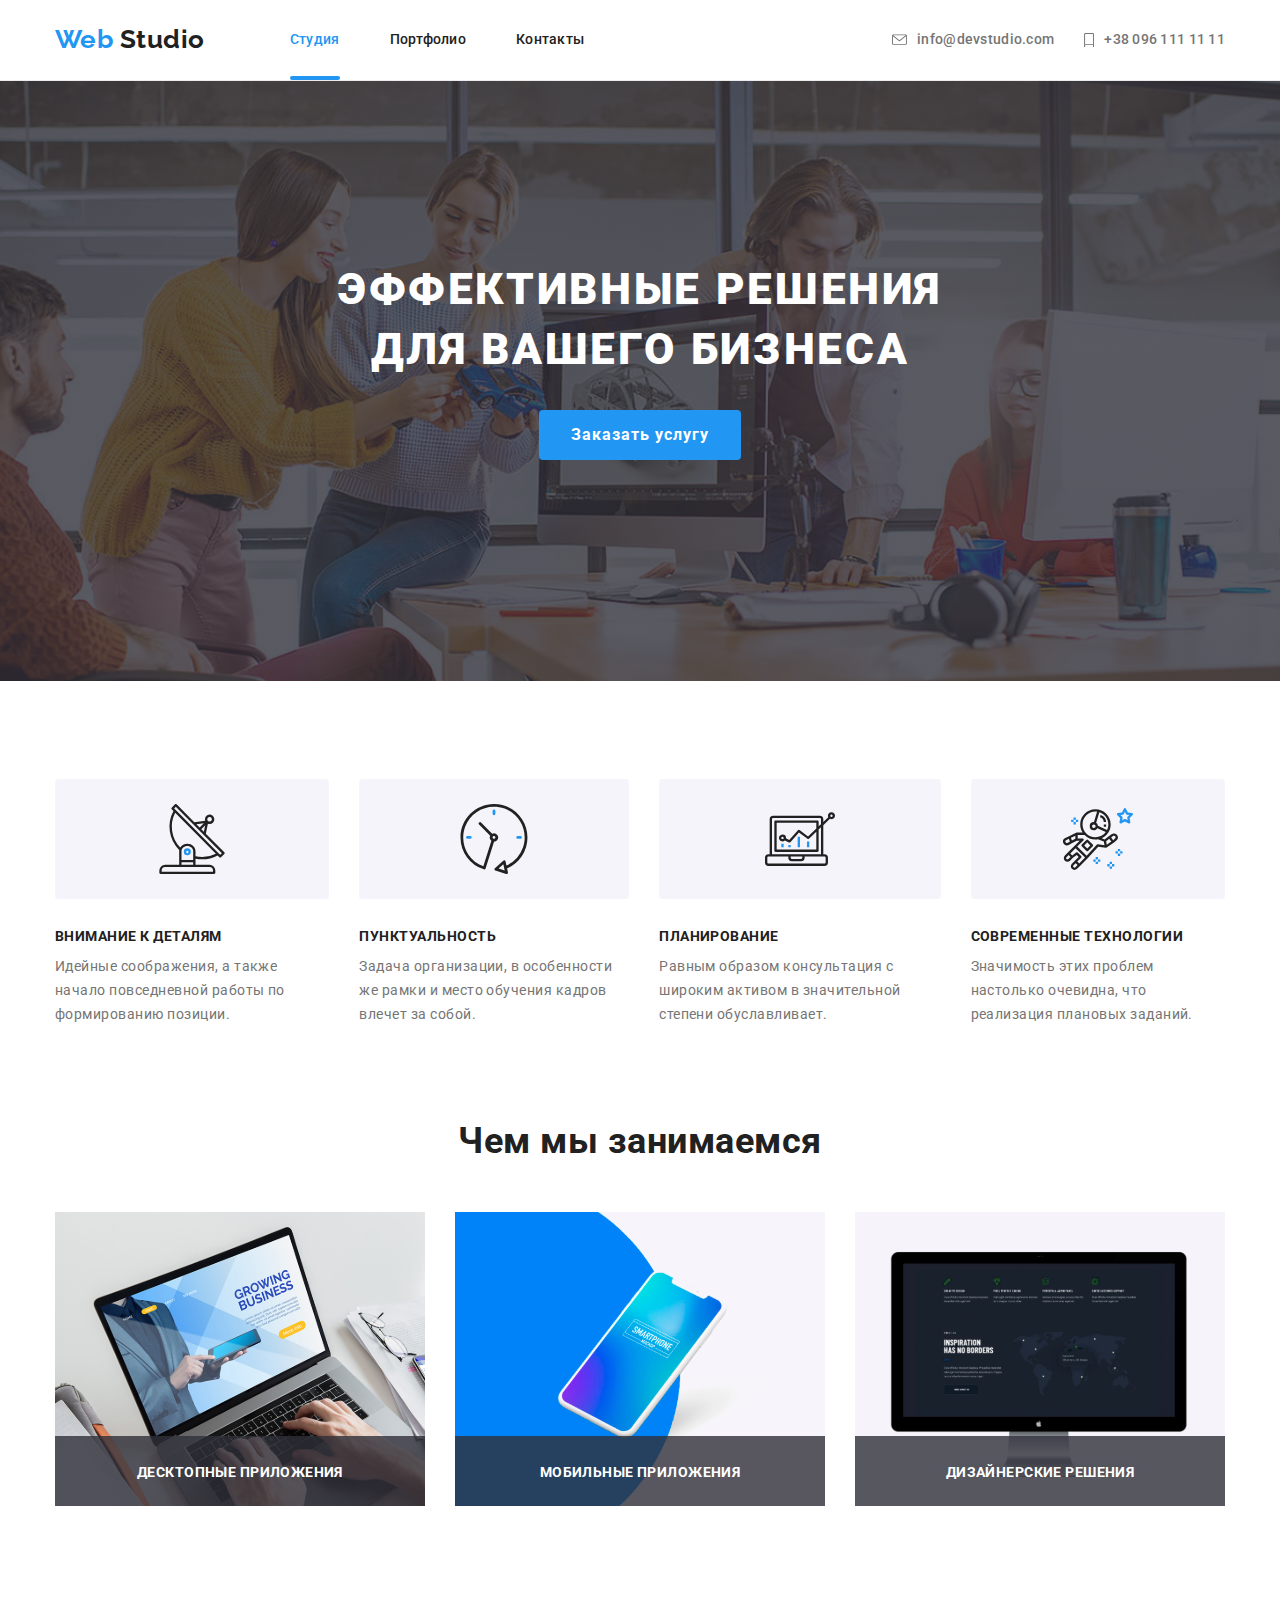
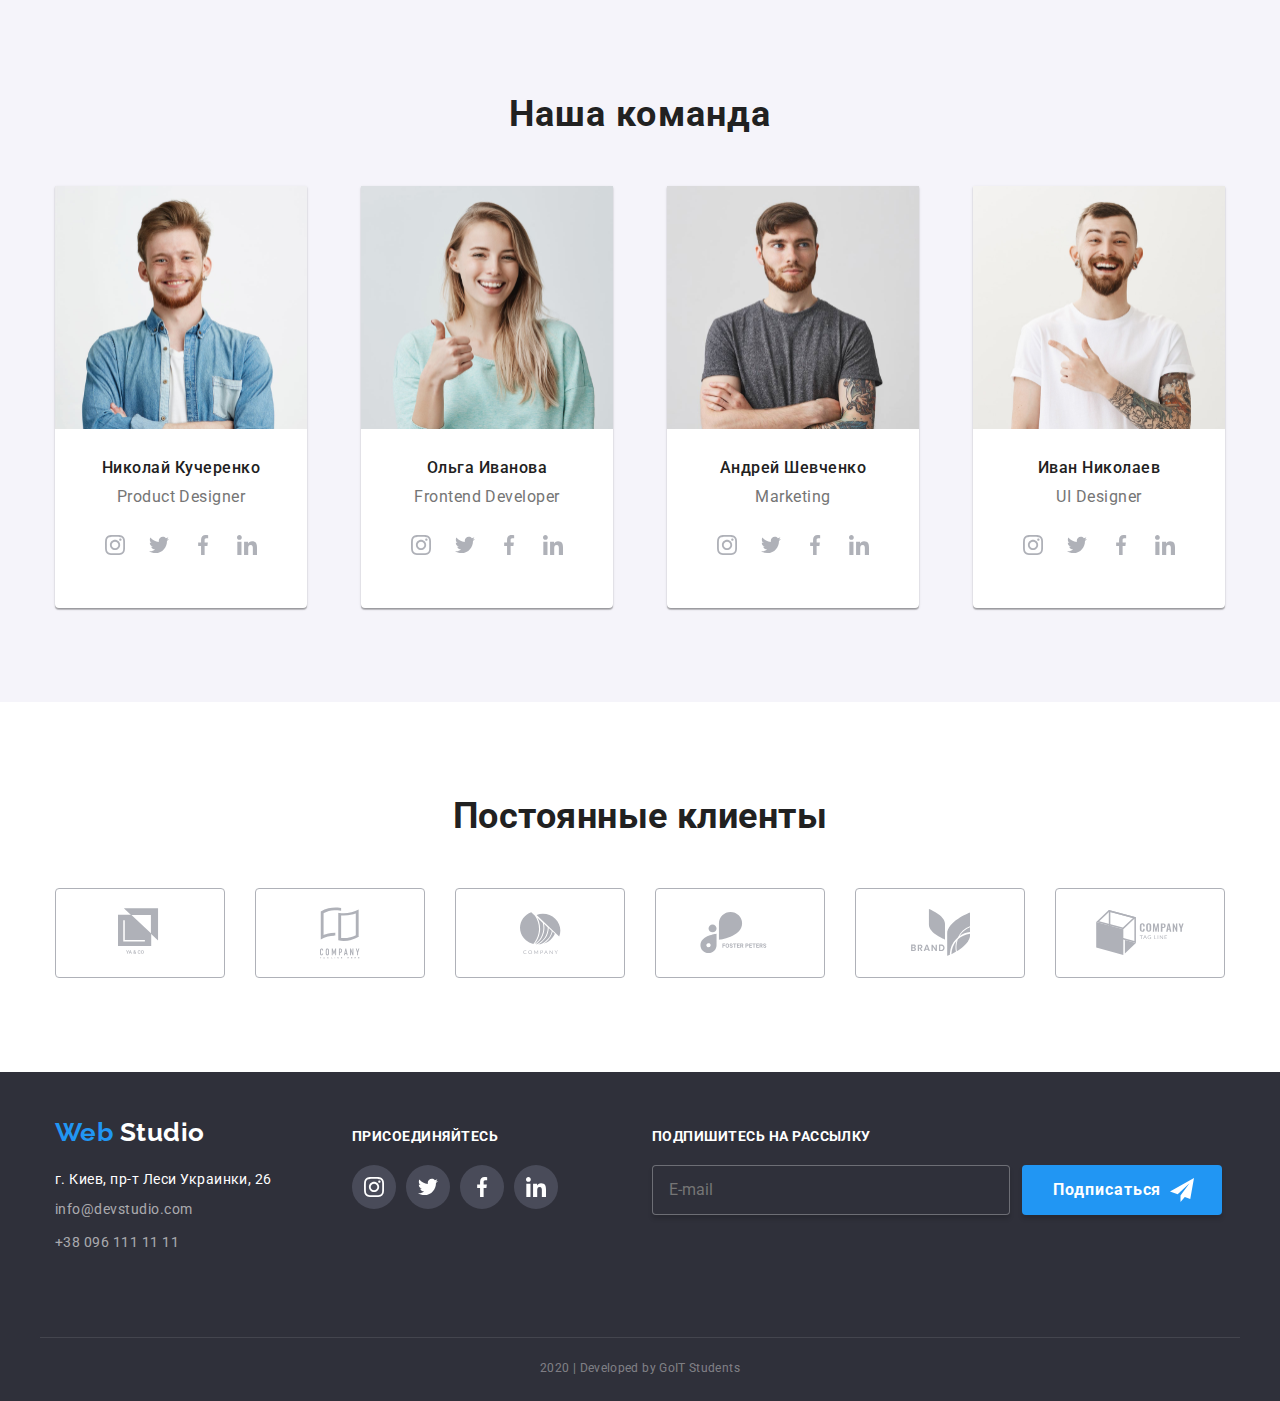
<file: index.html>
<!DOCTYPE html>
<html lang="ru">
  <head>
    <meta charset="UTF-8" />
    <meta name="viewport" content="width=device-width, initial-scale=1.0" />
    <title>Web Studio</title>
    <link
      href="https://fonts.googleapis.com/css2?family=Raleway:wght@700&family=Roboto:wght@400;500;700;900&display=swap"
      rel="stylesheet"
    />
    <link
      rel="stylesheet"
      href="https://cdnjs.cloudflare.com/ajax/libs/modern-normalize/0.6.0/modern-normalize.min.css"
    />
    <link rel="stylesheet" href="./css/main.min.css" />
  </head>
  <body class="page">
    <!-- шапка сайта -->
    <header class="page-header">
      <nav class="container main-nav">
        <a href="./index.html" class="header-logo">
          <span class="header-logo-web">Web</span> Studio
        </a>
        <ul class="site-nav list">
          <li class="item">
            <a href="./index.html" class="header-site-nav current">Студия</a>
          </li>
          <li class="item">
            <a href="./portfolio.html" class="header-site-nav">Портфолио</a>
          </li>
          <li class="item">
            <a href="" class="header-site-nav">Контакты</a>
          </li>
        </ul>

        <address class="address-nav">
          <ul class="address-nav list">
            <li class="item">
              <a class="address-mail link" href="mailto:info@devstudio.com">
                <svg class="mail-icon-address">
                  <use href="./img/sprite.svg#icon-mail"></use>
                </svg>
                <!-- <span> -->
                <!-- <img src="./img/address/mail.svg" alt="mail" /> -->
                info@devstudio.com
                <!-- </span> -->
              </a>
            </li>
            <li class="item">
              <a class="address-tel link" href="tel:+380961111111">
                <svg class="tel-icon-address">
                  <use href="./img/sprite.svg#icon-phone"></use>
                </svg>
                <!-- <span> -->
                <!-- <img src="./img/address/phone.svg" alt="phone" />  -->
                +38 096 111 11 11
                <!-- </span> -->
              </a>
            </li>
          </ul>
        </address>
      </nav>
    </header>
    <main>
      <section class="section-banner">
        <div class="banner">
          <!-- <img src="./img/banner/Headerimg.svg" alt="" /> -->
          <h1 class="banner-title">
            Эффективные решения <br />
            для вашего бизнеса
          </h1>
          <button type="button" class="banner-button" data-modal-open>Заказать услугу</button>
        </div>
      </section>

      <!-- преимущества -->
      <section class="section-work">
        <div class="container">
          <ul class="work-list list">
            <li class="item icon-antenna">
              <!-- <img
                src="./img/Section1/antenna/antenna.svg"
                class="img-work"
                alt=""
              /> -->
              <h2 class="section-work-title">Внимание к деталям</h2>
              <p class="section-work-text">
                Идейные соображения, а также начало повседневной работы по
                формированию позиции.
              </p>
            </li>
            <li class="item icon-clock">
              <!-- <img
                src="./img/Section1/clock/clock.svg"
                class="img-work"
                alt=""
              /> -->
              <h2 class="section-work-title">Пунктуальность</h2>
              <p class="section-work-text">
                Задача организации, в особенности же рамки и место обучения
                кадров влечет за собой.
              </p>
            </li>
            <li class="item icon-diagram">
              <!-- <img
                src="./img/Section1/diagram/diagram.svg"
                class="img-work"
                alt=""
              /> -->
              <h2 class="section-work-title">Планирование</h2>
              <p class="section-work-text">
                Равным образом консультация с широким активом в значительной
                степени обуславливает.
              </p>
            </li>
            <li class="item icon-astronaut">
              <!-- <img
                src="./img/Section1/astronaut/astronaut.svg"
                class="img-work"
                alt=""
              /> -->
              <h2 class="section-work-title">Современные технологии</h2>
              <p class="section-work-text">
                Значимость этих проблем настолько очевидна, что реализация
                плановых заданий.
              </p>
            </li>
          </ul>
        </div>
      </section>
      <!-- род занятий -->
      <section class="section-occupation">
        <div class="container">
          <h2 class="occupation-title">Чем мы занимаемся</h2>
          <ul class="occupation-list list">
            <li class="item">
              <img src="./img/Section2/img1.svg" width="370" alt="" />
              <h3 class="section-occupation-title">Десктопные приложения</h3>
            </li>
            <li class="item">
              <img src="./img/Section2/box2.svg" width="370" alt="" />
              <h3 class="section-occupation-title">Мобильные приложения</h3>
            </li>
            <li class="item">
              <img src="./img/Section2/img3.svg" width="370" alt="" />
              <h3 class="section-occupation-title">Дизайнерские решения</h3>
            </li>
          </ul>
        </div>
      </section>
      <!-- команда -->
      <section class="section-team">
        <div class="container">
          <h2 class="team-title">Наша команда</h2>
          <ul class="team-list list">
            <li class="card item">
              <img src="./img/Section3/JohnSmith.svg" width="252" alt="" />
              <!-- <div class="team"> -->
              <h3 class="section-team-title">Николай Кучеренко</h3>
              <p class="section-team-text">Product Designer</p>
              <ul class="soc-list list">
                <li class="items">
                  <a class="social-icon instagram" href="">
                    <svg class="soc-icon">
                      <use href="./img/sprite.svg#icon-instagram"></use>
                    </svg>
                  </a>
                </li>
                <li class="items">
                  <a class="social-icon twitter" href="">
                    <svg class="soc-icon">
                      <use href="./img/sprite.svg#icon-twitter"></use>
                    </svg>
                  </a>
                </li>
                <li class="items">
                  <a class="social-icon facebook" href="">
                    <svg class="soc-icon">
                      <use href="./img/sprite.svg#icon-facebook"></use>
                    </svg>
                  </a>
                </li>
                <li class="items">
                  <a class="social-icon linkedin" href="">
                    <svg class="soc-icon">
                      <use href="./img/sprite.svg#icon-linkedin"></use>
                    </svg>
                  </a>
                </li>
              </ul>
              <!-- </div> -->
            </li>
            <li class="item card">
              <img src="./img/Section3/MartaStewart.svg" width="252" alt="" />
              <h3 class="section-team-title">Ольга Иванова</h3>
              <p class="section-team-text">Frontend Developer</p>
              <ul class="soc-list list">
                <li class="items">
                  <a class="social-icon instagram" href="">
                    <svg class="soc-icon">
                      <use href="./img/sprite.svg#icon-instagram"></use>
                    </svg>
                  </a>
                </li>
                <li class="items">
                  <a class="social-icon twitter" href="">
                    <svg class="soc-icon">
                      <use href="./img/sprite.svg#icon-twitter"></use>
                    </svg>
                  </a>
                </li>
                <li class="items">
                  <a class="social-icon facebook" href="">
                    <svg class="soc-icon">
                      <use href="./img/sprite.svg#icon-facebook"></use>
                    </svg>
                  </a>
                </li>
                <li class="items">
                  <a class="social-icon linkedin" href="">
                    <svg class="soc-icon">
                      <use href="./img/sprite.svg#icon-linkedin"></use>
                    </svg>
                  </a>
                </li>
              </ul>
            </li>
            <li class="item card">
              <img src="./img/Section3/RobertJakis.svg" width="252" alt="" />
              <h3 class="section-team-title">Андрей Шевченко</h3>
              <p class="section-team-text">Marketing</p>
              <ul class="soc-list list">
                <li class="items">
                  <a class="social-icon instagram" href="">
                    <svg class="soc-icon">
                      <use href="./img/sprite.svg#icon-instagram"></use>
                    </svg>
                  </a>
                </li>
                <li class="items">
                  <a class="social-icon twitter" href="">
                    <svg class="soc-icon">
                      <use href="./img/sprite.svg#icon-twitter"></use>
                    </svg>
                  </a>
                </li>
                <li class="items">
                  <a class="social-icon facebook" href="">
                    <svg class="soc-icon">
                      <use href="./img/sprite.svg#icon-facebook"></use>
                    </svg>
                  </a>
                </li>
                <li class="items">
                  <a class="social-icon linkedin" href="">
                    <svg class="soc-icon">
                      <use href="./img/sprite.svg#icon-linkedin"></use>
                    </svg>
                  </a>
                </li>
              </ul>
            </li>
            <li class="item card">
              <img src="./img/Section3/MartinDoe.svg" width="252" alt="" />
              <h3 class="section-team-title">Иван Николаев</h3>
              <p class="section-team-text">UI Designer</p>
              <ul class="soc-list list">
                <li class="items">
                  <a class="social-icon instagram" href="">
                    <svg class="soc-icon">
                      <use href="./img/sprite.svg#icon-instagram"></use>
                    </svg>
                  </a>
                </li>
                <li class="items">
                  <a class="social-icon twitter" href="">
                    <svg class="soc-icon">
                      <use href="./img/sprite.svg#icon-twitter"></use>
                    </svg>
                  </a>
                </li>
                <li class="items">
                  <a class="social-icon facebook" href="">
                    <svg class="soc-icon">
                      <use href="./img/sprite.svg#icon-facebook"></use>
                    </svg>
                  </a>
                </li>
                <li class="items">
                  <a class="social-icon linkedin" href="">
                    <svg class="soc-icon">
                      <use href="./img/sprite.svg#icon-linkedin"></use>
                    </svg>
                  </a>
                </li>
              </ul>
            </li>
          </ul>
        </div>
      </section>
      <!-- клиенты -->
      <section class="section-customers">
        <div class="container">
          <h2 class="customers">Постоянные клиенты</h2>
          <ul class="customers-list list">
            <li class="item">
              <a href="">
                <svg class="client-icon" width="44.27" height="49.23">
                  <use href="./img/sprite.svg#icon-logo1"></use>
                </svg>
              </a>
            </li>
            <li class="item">
              <a href="">
                <svg class="client-icon" width="40" height="52">
                  <use href="./img/sprite.svg#icon-logo2"></use>
                </svg>
              </a>
            </li>
            <li class="item">
              <a href="">
                <svg class="client-icon" width="41" height="42.6">
                  <use href="./img/sprite.svg#icon-logo3"></use>
                </svg>
              </a>
            </li>
            <li class="item">
              <a href="">
                <svg class="client-icon" width="79.66" height="42.02">
                  <use href="./img/sprite.svg#icon-logo4"></use>
                </svg>
              </a>
            </li>
            <li class="item">
              <a href="">
                <svg class="client-icon" width="59" height="47">
                  <use href="./img/sprite.svg#icon-logo5"></use>
                </svg>
              </a>
            </li>
            <li class="item">
              <a href="">
                <svg class="client-icon" width="88.48" height="45.44">
                  <use href="./img/sprite.svg#icon-logo6"></use>
                </svg>
              </a>
            </li>
          </ul>
        </div>
      </section>
    </main>

    <footer class="section-footer">
      <div class="footer-container container">
        <div class="block-address">
          <a href="" class="logo-title">
            <span class="header-logo-web">Web</span> Studio
          </a>
          <div class="address">
            <p class="footer-address">г. Киев, пр-т Леси Украинки, 26</p>
            <ul class="mail-tel list">
              <li class="mail">
                <a href="mailto:info@devstudio.com" class="footer-mail-tel"
                  >info@devstudio.com
                </a>
              </li>
              <li>
                <a href="tel:+380961111111" class="footer-mail-tel"
                  >+38 096 111 11 11
                </a>
              </li>
            </ul>
          </div>
        </div>
        <div class="block-soc">
          <h2 class="footer-title">присоединяйтесь</h2>
          <ul class="footer-soc-list list">
            <li class="footer-list">
              <a class="list-iteam instagram" href="">
                <svg class="footer-icon">
                  <use href="./img/sprite.svg#icon-instagram"></use>
                </svg>
              </a>
            </li>
            <li class="footer-list">
              <a class="list-iteam twitter" href="">
                <svg class="footer-icon">
                  <use href="./img/sprite.svg#icon-twitter"></use>
                </svg>
              </a>
            </li>
            <li class="footer-list">
              <a class="list-iteam facebook" href="">
                <svg class="footer-icon">
                  <use href="./img/sprite.svg#icon-facebook"></use>
                </svg>
              </a>
            </li>
            <li class="footer-list">
              <a class="list-iteam linkedin" href="">
                <svg class="footer-icon">
                  <use href="./img/sprite.svg#icon-linkedin"></use>
                </svg>
              </a>
            </li>
          </ul>
        </div>
        <div class="block-mailing">
          <div class="mialing">
          <h2 class="footer-title">Подпишитесь на рассылку</h2>
          <input type="email" class="input-mailing" name="mailing" id="mailing" placeholder="E-mail">
          </div>
          <div class="button-mailing-container">
            <button type="button" class="footer-button">
              Подписаться</button>
              <svg class="icon-mailing" width="24px" height="24px">
                <use href="./img/sprite.svg#icon-send"></use>
              </svg>
          </div>
        </div>
      </div>
      <div>
        <p class="footer-basement container">
          2020 | Developed by GoIT Students
        </p>
      </div>
    </footer>
    <div class="backdrop is-hidden" data-modal>
      <div class="modal">
        <form>
          <b class="modal-title"> Оставьте свои данные, мы вам перезвоним</b>
          <ul class="list modal-form-field">
            <li class="form-field">
              <input type="text" class="form-field-input" name="name" id="name" placeholder=" " />
              <label for="name" class="form-field-lable">Имя</label>
              <svg class="form-icon" width="12px" height="12px">
                <use href="./img/sprite.svg#icon-man"></use>
              </svg>
            </li>
            <li class="form-field">
              <input type="tel" class="form-field-input" name="tel" id="tel" placeholder=" " />
              <label for="tel" class="form-field-lable">Телефон</label>
              <svg class="form-icon" width="13px" height="13px">
                <use href="./img/sprite.svg#icon-phone-black"></use>
              </svg>
            </li>
            <li class="form-field">
              <input type="email" class="form-field-input" name="mail" id="mail" placeholder=" " />
              <label for="mail" class="form-field-lable">Почта</label>
              <svg class="form-icon" width="15px" height="12px">
                <use href="./img/sprite.svg#icon-black-envelope"></use>
              </svg>
            </li>
          </ul>
          <div class="comment-field">
            <textarea class="comment-textarea" name="comment" placeholder=" " id="comment" rows="8"></textarea>
            <label class="comment" for="comment">Коментарий</label>
          </div>
          <p class="terms-field">
    
            <label class="lable-checkbox" for="terms">
              <input type="checkbox" class="checkbox" name="terms" id="terms">
              <span class="checkbox-text"> Соглашаюсь с рассылкой и принимаю
                <a href="#" class="checkbox-link">Условия договора</a></span>
            </label>
    
          </p>
          <button type="submit" class="button-submit">Отправить</button>
        </form>
        <button class="button-close" data-modal-close>
          <svg class="button-close-icon" width="18px" height="18px">
            <use href="./img/sprite.svg#icon-close"></use>
          </svg>
        </button>
      </div>
    <!-- Ставим перед закрывающим тегом body -->
    <script src="./js/modal.js"></script>
  </body>
</html>
</file>
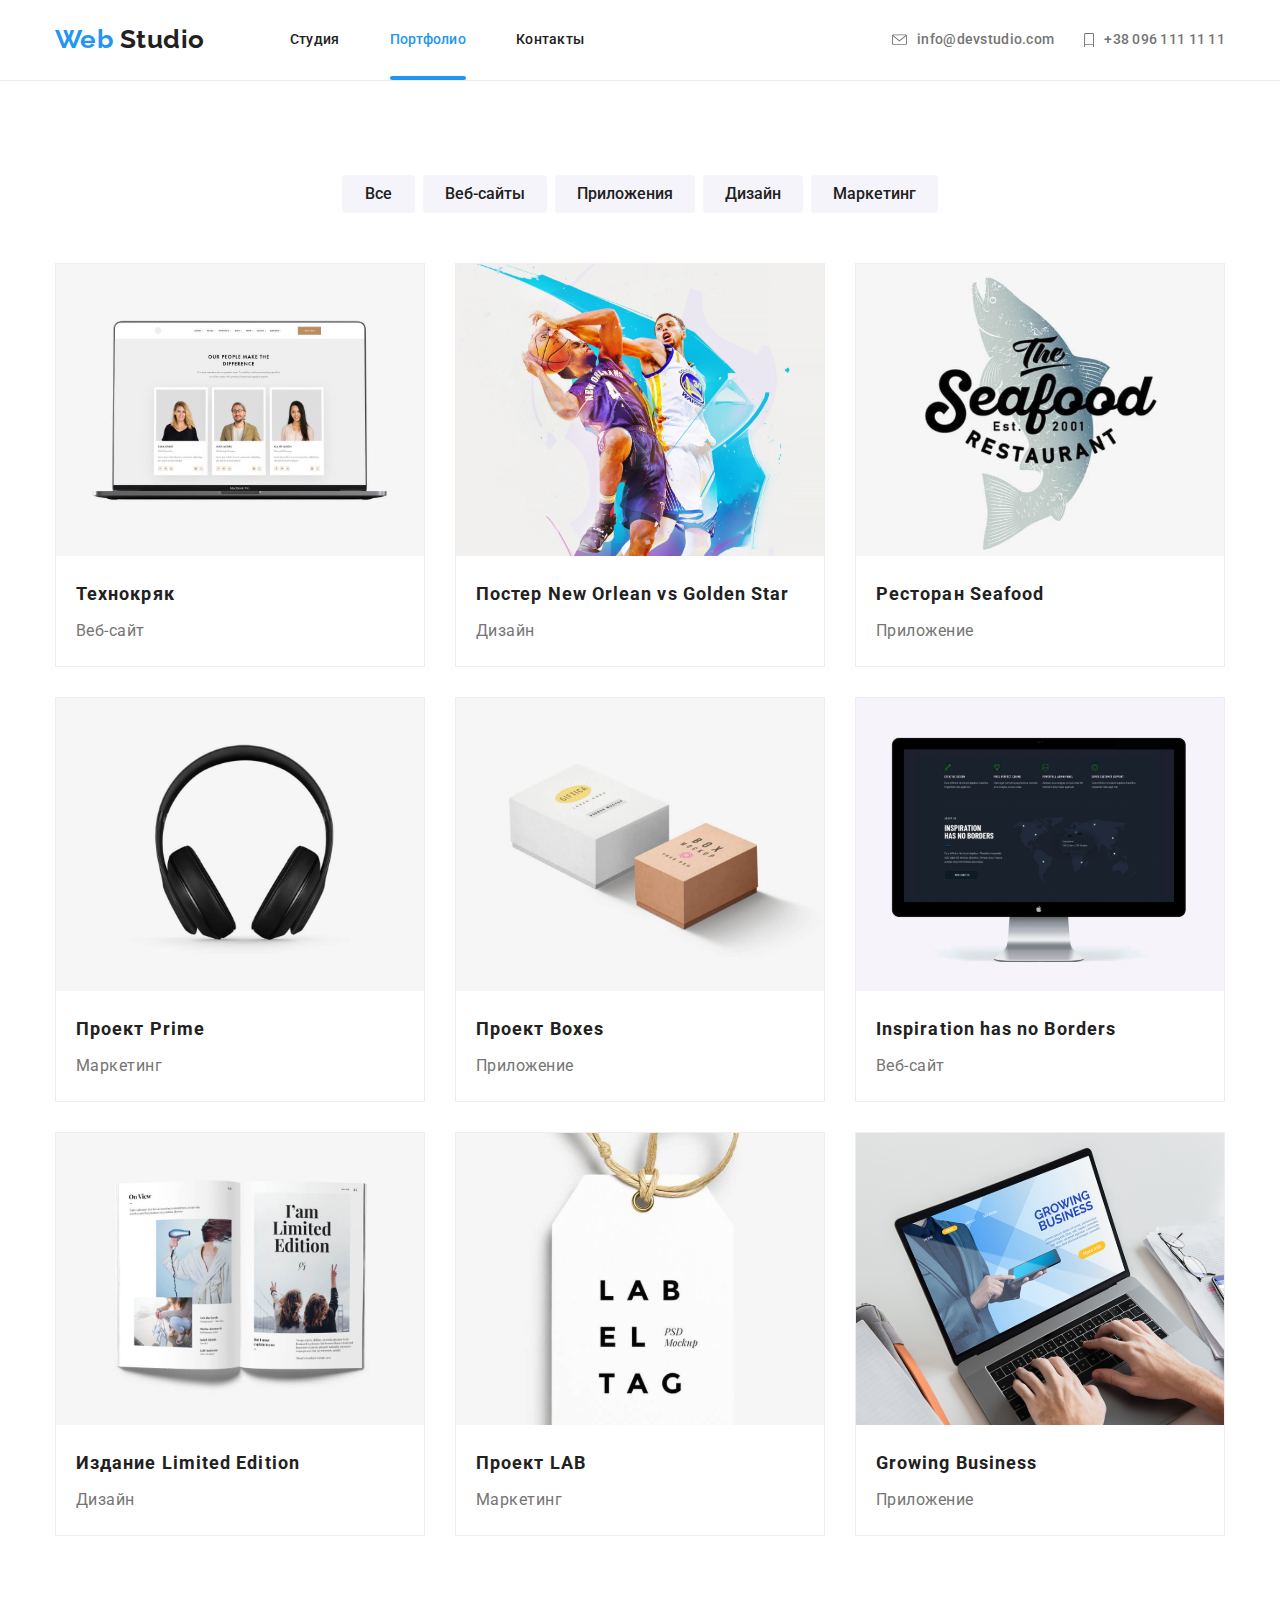
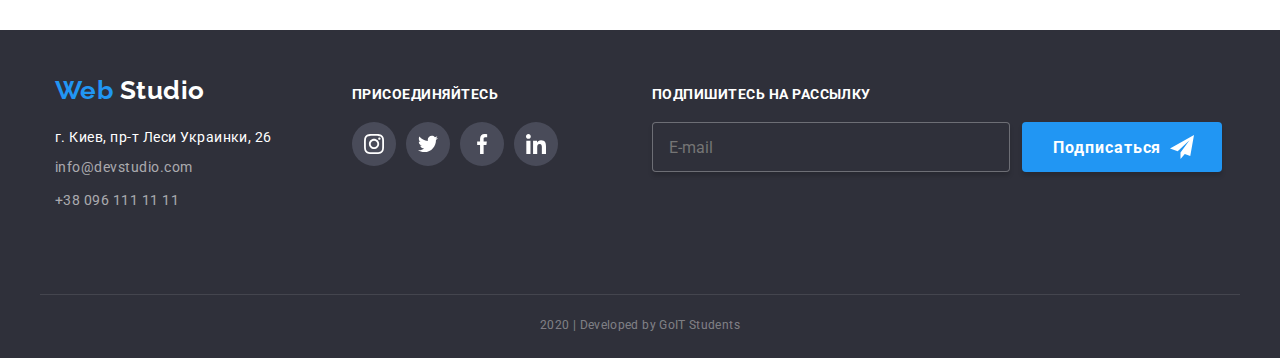
<file: portfolio.html>
<!DOCTYPE html>
<html lang="ru">
  <head>
    <meta charset="UTF-8" />
    <meta name="viewport" content="width=device-width, initial-scale=1.0" />
    <title>Portfolio</title>
    <link
      href="https://fonts.googleapis.com/css2?family=Raleway:wght@700&family=Roboto:wght@400;500;700&display=swap"
      rel="stylesheet"
    />
    <link
      rel="stylesheet"
      href="https://cdnjs.cloudflare.com/ajax/libs/modern-normalize/0.6.0/modern-normalize.min.css"
    />
    <link rel="stylesheet" href="./css/portfolio.min.css" />
  </head>
  <body class="page">
    <!-- шапка сайта -->
    <header class="page-header">
      <nav class="container main-nav">
        <a href="./index.html" class="header-logo">
          <span class="header-logo-web">Web</span> Studio
        </a>
        <ul class="site-nav list">
          <li class="item">
            <a href="./index.html" class="header-site-nav">Студия</a>
          </li>
          <li class="item">
            <a href="./portfolio.html" class="header-site-nav current"
              >Портфолио</a
            >
          </li>
          <li class="item">
            <a href="" class="header-site-nav">Контакты</a>
          </li>
        </ul>

        <address class="address-nav">
          <ul class="address-nav list">
            <li class="item">
              <a class="address-mail link" href="mailto:info@devstudio.com">
                <svg class="mail-icon-address">
                  <use href="./img/sprite.svg#icon-mail"></use>
                </svg>
                <!-- <span> -->
                <!-- <img src="./img/address/mail.svg" alt="mail" /> -->
                info@devstudio.com
                <!-- </span> -->
              </a>
            </li>
            <li class="item">
              <a class="address-tel link" href="tel:+380961111111">
                <svg class="tel-icon-address">
                  <use href="./img/sprite.svg#icon-phone"></use>
                </svg>
                <!-- <span> -->
                <!-- <img src="./img/address/phone.svg" alt="phone" />  -->
                +38 096 111 11 11
                <!-- </span> -->
              </a>
            </li>
          </ul>
        </address>
      </nav>
    </header>
    <!-- портфолио -->
    <!-- фильтер кнопки -->
    <section class="section-filter">
      <div class="container">
        <h1 class="invisible-heading">Портфолио</h1>
        <ul class="button-list list">
          <li class="item">
            <button type="button" class="filter-button">Все</button>
          </li>
          <li class="item">
            <button type="button" class="filter-button">Веб-сайты</button>
          </li>
          <li class="item">
            <button type="button" class="filter-button">Приложения</button>
          </li>
          <li class="item">
            <button type="button" class="filter-button">Дизайн</button>
          </li>
          <li>
            <button type="button" class="filter-button">Маркетинг</button>
          </li>
        </ul>
      </div>
    </section>
    <!-- проекты -->
    <main>
      <section class="section-projects">
        <div class="container">
          <h2 class="invisible-heading">Проекты</h2>
          <ul class="projects-list list">
            <li class="portfolio-card item">
              <a href="" class="portfolio-link">
                <div class="projects-card">
                  <img src="./img/Portfolio/img1.svg" width="368" alt="" />
                  <div class="projects-overlay">
                    <p class="projects-text">
                      Технокряк это современная площадка распространения
                      коронавируса. Компании используют эту платформу для
                      цифрового шпионажа и атак на защищённые сервера
                      конкурентов.
                    </p>
                  </div>
                </div>
                <h3 class="projects-title">Технокряк</h3>
                <p class="projects-resource">Веб-сайт</p>
              </a>
            </li>
            <li class="portfolio-card item">
              <a href="" class="portfolio-link">
                <div class="projects-card">
                  <img src="./img/Portfolio/img2.svg" width="368" alt="" />
                  <div class="projects-overlay">
                    <p class="projects-text">
                      Технокряк это современная площадка распространения
                      коронавируса. Компании используют эту платформу для
                      цифрового шпионажа и атак на защищённые сервера
                      конкурентов.
                    </p>
                  </div>
                </div>
                <h3 class="projects-title">Постер New Orlean vs Golden Star</h3>
                <p class="projects-resource">Дизайн</p>
              </a>
            </li>
            <li class="portfolio-card item">
              <a href="" class="portfolio-link">
                <div class="projects-card">
                  <img src="./img/Portfolio/img3.svg" width="368" alt="" />
                  <div class="projects-overlay">
                    <p class="projects-text">
                      Технокряк это современная площадка распространения
                      коронавируса. Компании используют эту платформу для
                      цифрового шпионажа и атак на защищённые сервера
                      конкурентов.
                    </p>
                  </div>
                </div>
                <h3 class="projects-title">Ресторан Seafood</h3>
                <p class="projects-resource">Приложение</p>
              </a>
            </li>
            <li class="portfolio-card item">
              <a href="" class="portfolio-link">
                <div class="projects-card">
                  <img src="./img/Portfolio/img4.svg" width="368" alt="" />
                  <div class="projects-overlay">
                    <p class="projects-text">
                      Технокряк это современная площадка распространения
                      коронавируса. Компании используют эту платформу для
                      цифрового шпионажа и атак на защищённые сервера
                      конкурентов.
                    </p>
                  </div>
                </div>
                <h3 class="projects-title">Проект Prime</h3>
                <p class="projects-resource">Маркетинг</p>
              </a>
            </li>
            <li class="portfolio-card item">
              <a href="" class="portfolio-link">
                <div class="projects-card">
                  <img src="./img/Portfolio/img5.svg" width="368" alt="" />
                  <div class="projects-overlay">
                    <p class="projects-text">
                      Технокряк это современная площадка распространения
                      коронавируса. Компании используют эту платформу для
                      цифрового шпионажа и атак на защищённые сервера
                      конкурентов.
                    </p>
                  </div>
                </div>
                <h3 class="projects-title">Проект Boxes</h3>
                <p class="projects-resource">Приложение</p>
              </a>
            </li>
            <li class="portfolio-card item">
              <a href="" class="portfolio-link">
                <div class="projects-card">
                  <img src="./img/Portfolio/img6.svg" width="368" alt="" />
                  <div class="projects-overlay">
                    <p class="projects-text">
                      Технокряк это современная площадка распространения
                      коронавируса. Компании используют эту платформу для
                      цифрового шпионажа и атак на защищённые сервера
                      конкурентов.
                    </p>
                  </div>
                </div>
                <h3 class="projects-title">Inspiration has no Borders</h3>
                <p class="projects-resource">Веб-сайт</p>
              </a>
            </li>
            <li class="portfolio-card item">
              <a href="" class="portfolio-link">
                <div class="projects-card">
                  <img src="./img/Portfolio/img7.svg" width="368" alt="" />
                  <div class="projects-overlay">
                    <p class="projects-text">
                      Технокряк это современная площадка распространения
                      коронавируса. Компании используют эту платформу для
                      цифрового шпионажа и атак на защищённые сервера
                      конкурентов.
                    </p>
                  </div>
                </div>
                <h3 class="projects-title">Издание Limited Edition</h3>
                <p class="projects-resource">Дизайн</p>
              </a>
            </li>
            <li class="portfolio-card item">
              <a href="" class="portfolio-link">
                <div class="projects-card">
                  <img src="./img/Portfolio/img8.svg" width="368" alt="" />
                  <div class="projects-overlay">
                    <p class="projects-text">
                      Технокряк это современная площадка распространения
                      коронавируса. Компании используют эту платформу для
                      цифрового шпионажа и атак на защищённые сервера
                      конкурентов.
                    </p>
                  </div>
                </div>
                <h3 class="projects-title">Проект LAB</h3>
                <p class="projects-resource">Маркетинг</p>
              </a>
            </li>
            <li class="portfolio-card item">
              <a href="" class="portfolio-link">
                <div class="projects-card">
                  <img src="./img/Portfolio/img9.svg" width="368" alt="" />
                  <div class="projects-overlay">
                    <p class="projects-text">
                      Технокряк это современная площадка распространения
                      коронавируса. Компании используют эту платформу для
                      цифрового шпионажа и атак на защищённые сервера
                      конкурентов.
                    </p>
                  </div>
                </div>
                <h3 class="projects-title">Growing Business</h3>
                <p class="projects-resource">Приложение</p>
              </a>
            </li>
          </ul>
        </div>
      </section>
    </main>

    <footer class="section-footer">
      <div class="footer-container container">
        <div class="block-address">
          <a href="" class="logo-title">
            <span class="header-logo-web">Web</span> Studio
          </a>
          <div class="address">
            <p class="footer-address">г. Киев, пр-т Леси Украинки, 26</p>
            <ul class="mail-tel list">
              <li class="mail">
                <a href="mailto:info@devstudio.com" class="footer-mail-tel"
                  >info@devstudio.com
                </a>
              </li>
              <li>
                <a href="tel:+380961111111" class="footer-mail-tel"
                  >+38 096 111 11 11
                </a>
              </li>
            </ul>
          </div>
        </div>
        <div class="block-soc">
          <h2 class="footer-title">присоединяйтесь</h2>
          <ul class="footer-soc-list list">
            <li class="footer-list">
              <a class="list-iteam instagram" href="">
                <svg class="footer-icon">
                  <use href="./img/sprite.svg#icon-instagram"></use>
                </svg>
              </a>
            </li>
            <li class="footer-list">
              <a class="list-iteam twitter" href="">
                <svg class="footer-icon">
                  <use href="./img/sprite.svg#icon-twitter"></use>
                </svg>
              </a>
            </li>
            <li class="footer-list">
              <a class="list-iteam facebook" href="">
                <svg class="footer-icon">
                  <use href="./img/sprite.svg#icon-facebook"></use>
                </svg>
              </a>
            </li>
            <li class="footer-list">
              <a class="list-iteam linkedin" href="">
                <svg class="footer-icon">
                  <use href="./img/sprite.svg#icon-linkedin"></use>
                </svg>
              </a>
            </li>
          </ul>
        </div>
        <div class="block-mailing">
          <div class="mialing">
            <h2 class="footer-title">Подпишитесь на рассылку</h2>
            <input
              type="email"
              class="input-mailing"
              name="mailing"
              id="mailing"
              placeholder="E-mail"
            />
          </div>
          <div class="button-mailing-container">
            <button type="button" class="footer-button">
              Подписаться
            </button>
            <svg class="icon-mailing" width="24px" height="24px">
              <use href="./img/sprite.svg#icon-send"></use>
            </svg>
          </div>
        </div>
      </div>
      <div>
        <p class="footer-basement container">
          2020 | Developed by GoIT Students
        </p>
      </div>
    </footer>
  </body>
</html>
</file>
<file: css/main.min.css>
.page{background-color:#ffffff;color:#212121;font-family:Roboto, sans-serif;letter-spacing:0.03em}img{display:block}.list{list-style:none;margin-top:0px;padding:0;margin:0}p{margin:0}.page-header{background:#ffffff;border-bottom:1px solid #ececec}.container{margin-left:auto;margin-right:auto;padding-left:15px;padding-right:15px;width:1200px}.main-nav{display:-webkit-box;display:-ms-flexbox;display:flex;-webkit-box-align:center;-ms-flex-align:center;align-items:center}.site-nav{display:-webkit-box;display:-ms-flexbox;display:flex;margin-left:85px}.site-nav .item:not(:last-child){margin-right:50px}.header-site-nav{position:relative;display:block;padding-top:32px;padding-bottom:32px;color:#212121;font-weight:500;font-size:14px;line-height:1.14;letter-spacing:0.02em;text-decoration:none;-webkit-transition:color 250ms cubic-bezier(0.4, 0, 0.2, 1);transition:color 250ms cubic-bezier(0.4, 0, 0.2, 1)}.header-site-nav:hover,.header-site-nav:focus{color:#2196f3}.header-site-nav.current{color:#2196f3}.header-site-nav.current::after{position:absolute;content:'';display:block;width:100%;height:4px;border-radius:2px;background:#2196f3;left:0px;bottom:0px}.address-nav{display:-webkit-box;display:-ms-flexbox;display:flex;margin-left:auto;font-style:normal;-webkit-box-align:center;-ms-flex-align:center;align-items:center}.address-nav .item:not(:last-child){margin-right:30px}.link{display:block;padding-top:32px;padding-bottom:32px;color:#757575;font-weight:500;font-size:14px;line-height:1.14;letter-spacing:0.02em;text-decoration:none;-webkit-box-align:center;-ms-flex-align:center;align-items:center;-webkit-transition:color 250ms cubic-bezier(0.4, 0, 0.2, 1);transition:color 250ms cubic-bezier(0.4, 0, 0.2, 1)}.address-nav .link:hover,.address-nav .link:focus{color:#2196f3}.mail-icon-address{width:15px;height:12px;margin-right:10px;fill:currentColor;-webkit-transition:fill 250ms cubic-bezier(0.4, 0, 0.2, 1);transition:fill 250ms cubic-bezier(0.4, 0, 0.2, 1)}.address-nav .link:hover .mail-icon-address,.address-nav .link:focus .mail-icon-address{fill:#2196f3}.tel-icon-address{width:10px;height:14.94px;margin-right:10px;fill:currentColor;-webkit-transition:fill 250ms cubic-bezier(0.4, 0, 0.2, 1);transition:fill 250ms cubic-bezier(0.4, 0, 0.2, 1)}.address-nav .link:hover .tel-icon-address,.address-nav .link:focus .tel-icon-address{fill:#2196f3}.address-nav .address-tel{display:-webkit-box;display:-ms-flexbox;display:flex;-webkit-box-pack:center;-ms-flex-pack:center;justify-content:center;-webkit-box-align:center;-ms-flex-align:center;align-items:center}.address-nav .address-mail{display:-webkit-box;display:-ms-flexbox;display:flex;-webkit-box-pack:center;-ms-flex-pack:center;justify-content:center;-webkit-box-align:center;-ms-flex-align:center;align-items:center}.header-logo{color:#212121;font-family:Raleway, cursive;font-weight:bold;font-size:26px;line-height:1.2;text-decoration:none;-webkit-transition:color 250ms cubic-bezier(0.4, 0, 0.2, 1);transition:color 250ms cubic-bezier(0.4, 0, 0.2, 1)}.header-logo:hover,.header-logo:focus{color:#2196f3}.header-logo-web{color:#2196f3}.logo-title{color:#ffffff;font-family:Raleway;font-weight:bold;font-size:26px;line-height:1.19;text-decoration:none}.section-banner{max-width:1600px;height:600px;margin-left:auto;margin-right:auto;background-color:rgba(47,48,58,0.8);background-image:-webkit-gradient(linear, left top, right top, from(rgba(47,48,58,0.8)), to(rgba(47,48,58,0.8))),url(../img/banner/Headerimg.svg);background-image:linear-gradient(to right, rgba(47,48,58,0.8), rgba(47,48,58,0.8)),url(../img/banner/Headerimg.svg);background-repeat:no-repeat;background-position:center;background-size:cover}.banner{display:block;margin-left:auto;margin-right:auto;width:1200px;padding-left:15px;padding-right:15px}.section-banner .banner{padding:150px 15px;text-align:center}.banner-title{margin-bottom:30px;color:#fff;font-weight:900;font-size:44px;line-height:1.36;text-align:center;letter-spacing:0.06em;text-transform:uppercase}.banner-button{display:-webkit-inline-box;display:-ms-inline-flexbox;display:inline-flex;margin-bottom:0px;padding:10px 32px;min-width:200px;height:50px;border-radius:4px;color:#ffffff;background-color:#2196f3;border:0px;font-weight:bold;font-size:16px;line-height:1.87;-webkit-box-align:center;-ms-flex-align:center;align-items:center;text-align:center;letter-spacing:0.06em;-webkit-transition:background-color 250ms cubic-bezier(0.4, 0, 0.2, 1),color 250ms cubic-bezier(0.4, 0, 0.2, 1);transition:background-color 250ms cubic-bezier(0.4, 0, 0.2, 1),color 250ms cubic-bezier(0.4, 0, 0.2, 1)}.banner-button:hover,.banner-button:focus{color:#2196f3;background-color:#ffffff}.backdrop{position:fixed;top:0;left:0;width:100%;height:100%;background-color:rgba(0,0,0,0.2);opacity:1;-webkit-transition:opacity 250ms cubic-bezier(0.4, 0, 0.2, 1);transition:opacity 250ms cubic-bezier(0.4, 0, 0.2, 1)}.backdrop.is-hidden{opacity:0;pointer-events:none;visibility:hidden}.modal{position:absolute;top:50%;left:50%;-webkit-transform:translate(-50%, -50%) scale(1);transform:translate(-50%, -50%) scale(1);max-height:581px;max-width:528px;border-radius:4px;background-color:#fff;-webkit-transition:-webkit-transform 250ms cubic-bezier(0.4, 0, 0.2, 1);transition:-webkit-transform 250ms cubic-bezier(0.4, 0, 0.2, 1);transition:transform 250ms cubic-bezier(0.4, 0, 0.2, 1);transition:transform 250ms cubic-bezier(0.4, 0, 0.2, 1), -webkit-transform 250ms cubic-bezier(0.4, 0, 0.2, 1)}.backdrop.is-hidden .modal{-webkit-transform:translate(-50%, -50%) scale(0.1);transform:translate(-50%, -50%) scale(0.1)}.modal-title{display:block;padding-left:40px;padding-top:40px;padding-right:40px;padding-bottom:30px;font-weight:700;font-size:20px;line-height:1.15;text-align:center;letter-spacing:0.03em}.modal-form-field{display:-webkit-box;display:-ms-flexbox;display:flex;-webkit-box-orient:vertical;-webkit-box-direction:normal;-ms-flex-direction:column;flex-direction:column}.form-field{display:-webkit-box;display:-ms-flexbox;display:flex;-webkit-box-orient:vertical;-webkit-box-direction:normal;-ms-flex-direction:column;flex-direction:column;position:relative;width:448px;height:40px;margin-left:40px;margin-right:40px;margin-bottom:28px}.form-field-input{height:40px;width:448px;border:1px solid rgba(33,33,33,0.2);-webkit-box-sizing:border-box;box-sizing:border-box;border-radius:4px;padding-left:42px;outline:none}.form-field-input:focus{border:1px solid accent-color}.form-field-input:focus+.form-field-lable,.form-field-input:not(:placeholder-shown)+.form-field-lable{-webkit-transform:translateY(-40px);transform:translateY(-40px);left:16px;color:accent-color}.form-field-lable{position:absolute;top:50%;left:42px;-webkit-transform:translateY(-50%);transform:translateY(-50%);font-weight:400;font-size:14px;line-height:1.14;letter-spacing:0.01em;color:#757575;-webkit-transition:-webkit-transform 250ms cubic-bezier(0.4, 0, 0.2, 1);transition:-webkit-transform 250ms cubic-bezier(0.4, 0, 0.2, 1);transition:transform 250ms cubic-bezier(0.4, 0, 0.2, 1);transition:transform 250ms cubic-bezier(0.4, 0, 0.2, 1), -webkit-transform 250ms cubic-bezier(0.4, 0, 0.2, 1)}.form-icon{position:absolute;top:50%;left:16px;-webkit-transform:translateY(-50%);transform:translateY(-50%);background-repeat:no-repeat}.form-field-input:focus ~ .form-icon{fill:#2196f3}.comment-textarea{height:120px;width:448px;resize:none;border:1px solid rgba(33,33,33,0.2);-webkit-box-sizing:border-box;box-sizing:border-box;border-radius:4px;padding-left:16px;padding-top:12px;outline:none}.comment-textarea:focus{border:1px solid #2196f3}.comment-field{display:-webkit-box;display:-ms-flexbox;display:flex;-webkit-box-orient:vertical;-webkit-box-direction:normal;-ms-flex-direction:column;flex-direction:column;position:relative;margin-left:40px;margin-right:40px;margin-bottom:20px;margin-top:0px}.comment{position:absolute;left:16px;top:12px;font-weight:400;font-size:14px;line-height:1.14;letter-spacing:0.01em;color:#757575}.comment-textarea:focus+.comment,.comment-textarea:not(:placeholder-shown)+.comment{-webkit-transform:translateY(-35px);transform:translateY(-35px);color:#2196f3;-webkit-transition:-webkit-transform 250ms cubic-bezier(0.4, 0, 0.2, 1);transition:-webkit-transform 250ms cubic-bezier(0.4, 0, 0.2, 1);transition:transform 250ms cubic-bezier(0.4, 0, 0.2, 1);transition:transform 250ms cubic-bezier(0.4, 0, 0.2, 1), -webkit-transform 250ms cubic-bezier(0.4, 0, 0.2, 1)}.terms-field{margin-left:52px;margin-right:52px;margin-bottom:30px;font-style:normal;font-weight:400;font-size:14px;line-height:1.7;letter-spacing:0.03em;color:#757575}.lable-checkbox{display:-webkit-box;display:-ms-flexbox;display:flex;-webkit-box-align:center;-ms-flex-align:center;align-items:center}.checkbox{position:absolute;width:1px;height:1px;margin:-1px;border:0;padding:0;clip:rect(0 0 0 0);overflow:hidden}.checkbox-text::before{content:'';height:16px;width:16px;border:2px solid #212121;border-radius:4px;margin-right:8px}.checkbox:checked+.checkbox-text::before{border-color:transparent;background-color:#2196f3;background-image:url("../img/icon-check.svg");background-size:contain;background-origin:border-box}.checkbox-text{display:-webkit-box;display:-ms-flexbox;display:flex;-webkit-box-align:center;-ms-flex-align:center;align-items:center;font-weight:400;font-size:14px;line-height:1.7;letter-spacing:0.03em;color:#757575}.checkbox-link{font-weight:400;font-size:14px;line-height:1.7;letter-spacing:0.03em;-webkit-text-decoration-line:underline;text-decoration-line:underline;color:#2196f3}.button-submit{height:50px;width:200px;margin-left:164px;margin-right:164px;margin-bottom:40px;padding-left:55px;padding-top:10px;padding-right:55px;padding-bottom:10px;text-align:center;border-color:transparent;background-color:#2196f3;border-radius:4px;font-weight:700;font-size:16px;line-height:1.87;letter-spacing:0.06em;color:#ffffff}.button-close{position:absolute;display:-webkit-box;display:-ms-flexbox;display:flex;-webkit-box-align:center;-ms-flex-align:center;align-items:center;top:8px;right:8px;height:30px;width:30px;border-radius:50%;background-color:#fff;border:1px solid rgba(33,33,33,0.2);outline:none}.button-close:hover{fill:#2196f3}.work-list .item::before{display:block;margin-bottom:30px;height:120px;border-radius:4px;content:'';background:#f5f4fa;background-size:70px;background-repeat:no-repeat;background-position:center;-webkit-box-align:center;-ms-flex-align:center;align-items:center}.item.icon-antenna::before{background-image:url(../img/Section1/antenna/antenna.svg)}.item.icon-clock::before{background-image:url(../img/Section1/clock/clock.svg)}.item.icon-diagram::before{background-image:url(../img/Section1/diagram/diagram.svg)}.item.icon-astronaut::before{background-image:url(../img/Section1/astronaut/astronaut.svg)}.section-work{padding-top:98px;padding-bottom:94px}.work-list{display:-webkit-box;display:-ms-flexbox;display:flex}.work-list .item:not(:last-child){margin-right:30px}.section-work-title{margin-top:0px;margin-bottom:10px;color:#212121;font-weight:bold;font-size:14px;line-height:1.14;text-transform:uppercase}.section-work-text{margin-top:0px;margin-bottom:0px;color:#757575;font-size:14px;line-height:1.71}.section-occupation{padding-bottom:94px}.occupation-title{margin-top:0px;margin-bottom:50px;font-weight:bold;font-size:36px;line-height:1.16;text-align:center}.occupation-list{display:-webkit-box;display:-ms-flexbox;display:flex}.occupation-list .item{position:relative;width:370px}.occupation-list .item:not(:last-child){margin-right:30px}.section-occupation-title{position:absolute;bottom:0px;margin:0px;padding-top:27px;padding-bottom:27px;width:370px;height:70px;color:#ffffff;background:rgba(47,48,58,0.8);font-weight:bold;font-size:14px;line-height:1.4;text-align:center;letter-spacing:0.03em;text-transform:uppercase}.section-team{padding-top:94px;padding-bottom:94px;background:#f5f4fa}.team-title{margin-top:0;margin-bottom:50px;color:#212121;font-weight:bold;font-size:36px;line-height:1.16;text-align:center;letter-spacing:0.03em}.team-list{display:-webkit-box;display:-ms-flexbox;display:flex;-webkit-box-pack:justify;-ms-flex-pack:justify;justify-content:space-between}.team-list .item:not(:last-child){margin-right:30px}.card{width:252px;height:422px;background:#fff;-webkit-box-shadow:0px 2px 1px rgba(0,0,0,0.2),0px 1px 1px rgba(0,0,0,0.14),0px 1px 3px rgba(0,0,0,0.12);box-shadow:0px 2px 1px rgba(0,0,0,0.2),0px 1px 1px rgba(0,0,0,0.14),0px 1px 3px rgba(0,0,0,0.12);border-radius:0px 0px 4px 4px}.team{padding-top:30px;padding-bottom:24px;background-color:#fff}.section-team-title{margin-top:30px;margin-bottom:10px;color:#212121;font-weight:500;font-size:16px;line-height:1.18;text-align:center}.section-team-text{margin-top:0px;margin-bottom:16px;color:#757575;font-size:16px;line-height:1.18;text-align:center}.soc-list{display:-webkit-box;display:-ms-flexbox;display:flex;-webkit-box-align:center;-ms-flex-align:center;align-items:center;-webkit-box-pack:center;-ms-flex-pack:center;justify-content:center}.social-icon{padding-left:0px}.soc-list .social-icon{display:-webkit-box;display:-ms-flexbox;display:flex;width:44px;height:44px;padding:12px;border-radius:50%;background-repeat:no-repeat;-webkit-transition:background-color 250ms cubic-bezier(0.4, 0, 0.2, 1);transition:background-color 250ms cubic-bezier(0.4, 0, 0.2, 1)}.soc-list .social-icon .items:not(:last-child){margin-right:10px}.soc-icon{background-size:20px;fill:#afb1b8;-webkit-transition:fill 250ms cubic-bezier(0.4, 0, 0.2, 1);transition:fill 250ms cubic-bezier(0.4, 0, 0.2, 1)}.soc-list .social-icon:hover,.soc-list .social-icon:focus{background-color:#2196f3}.soc-list .social-icon:hover .soc-icon{fill:#ffffff}.section-customers{padding-top:94px;padding-bottom:94px}.customers{margin-top:0px;margin-bottom:50px;color:#212121;font-weight:bold;font-size:36px;line-height:1.16;text-align:center}.customers-list{display:-webkit-box;display:-ms-flexbox;display:flex}.customers-list .item a{display:-webkit-box;display:-ms-flexbox;display:flex;-webkit-box-pack:center;-ms-flex-pack:center;justify-content:center;-webkit-box-align:center;-ms-flex-align:center;align-items:center;width:170px;height:90px;border:1px solid #afb1b8;-webkit-box-sizing:border-box;box-sizing:border-box;border-radius:4px;-webkit-transition:border 250ms cubic-bezier(0.4, 0, 0.2, 1);transition:border 250ms cubic-bezier(0.4, 0, 0.2, 1)}.customers-list .item:not(:last-child){margin-right:30px}.client-icon{fill:#afb1b8;-webkit-transition:fill 250ms cubic-bezier(0.4, 0, 0.2, 1);transition:fill 250ms cubic-bezier(0.4, 0, 0.2, 1)}.customers-list .item a:hover,.customers-list .item a:focus{border-color:#2196f3}.customers-list .item a:hover .client-icon,.customers-list .item a:focus .client-icon{fill:#2196f3}.section-footer{padding-bottom:0px;background:#2f303a}.footer-container{display:-webkit-box;display:-ms-flexbox;display:flex;padding-bottom:28px;padding-top:45px}.logo-title{color:#ffffff;font-family:Raleway;font-weight:bold;font-size:26px;line-height:1.19;text-decoration:none}.address{margin-top:20px}.footer-address{margin-top:0em;margin-bottom:6px;color:#ffffff;font-size:14px;line-height:1.71}.block-address{display:block}.mail{margin-top:0em;margin-bottom:9px}.footer-mail-tel{color:rgba(255,255,255,0.6);font-size:14px;line-height:1.71;text-decoration:none}.block-soc{display:block;padding-left:80px;padding-right:94px}.footer-soc-list{display:-webkit-box;display:-ms-flexbox;display:flex}.footer-soc-list .list-iteam{display:-webkit-box;display:-ms-flexbox;display:flex;width:44px;height:44px;padding:12px;border-radius:50%;background-repeat:no-repeat;background-color:rgba(80,82,97,0.8);-webkit-transition:background-color 250ms cubic-bezier(0.4, 0, 0.2, 1);transition:background-color 250ms cubic-bezier(0.4, 0, 0.2, 1)}.footer-icon{background-size:20px;fill:#ffffff}.footer-soc-list .list-iteam:hover{background-color:#2196f3}.footer-soc-list .footer-list:not(:last-child){margin-right:10px}.footer-title{margin-bottom:20px;color:#ffffff;font-family:Roboto;font-weight:bold;font-size:14px;line-height:1.14;text-transform:uppercase}.block-mailing{display:-webkit-box;display:-ms-flexbox;display:flex;-webkit-box-align:end;-ms-flex-align:end;align-items:flex-end;padding-bottom:94px}.input-mailing{height:50px;width:358px;padding-left:16px;padding-top:16px;padding-bottom:16px;background-color:#2f303a;border:1px solid rgba(255,255,255,0.3);-webkit-box-sizing:border-box;box-sizing:border-box;-webkit-box-shadow:0px 4px 4px rgba(0,0,0,0.15);box-shadow:0px 4px 4px rgba(0,0,0,0.15);border-radius:4px;margin-right:12px;font-family:Roboto;font-weight:400;font-size:16px;line-height:1.25;color:rgba(255,255,255,0.6)}.mailing{display:-webkit-box;display:-ms-flexbox;display:flex;-webkit-box-orient:vertical;-webkit-box-direction:normal;-ms-flex-direction:column;flex-direction:column}.button-mailing-container{position:relative}.icon-mailing{position:absolute;top:13px;right:28px;fill:#ffffff}.footer-button{height:50px;width:200px;background:#2196f3;-webkit-box-shadow:0px 4px 4px rgba(0,0,0,0.15);box-shadow:0px 4px 4px rgba(0,0,0,0.15);border-radius:4px;padding-top:10px;padding-bottom:10px;padding-left:29px;font-family:Roboto;font-weight:700;font-size:16px;line-height:1.87;display:-webkit-box;display:-ms-flexbox;display:flex;-webkit-box-align:center;-ms-flex-align:center;align-items:center;text-align:center;letter-spacing:0.06em;color:#fff;border-color:transparent}.footer-basement{padding-top:18px;padding-bottom:21px;border-top:1px solid rgba(255,255,255,0.1);font-weight:normal;font-size:12px;line-height:2;text-align:center;letter-spacing:0.03em;color:rgba(255,255,255,0.4)}
/*# sourceMappingURL=main.min.css.map */
</file>
<file: css/portfolio.min.css>
.page{background-color:#ffffff;color:#212121;font-family:Roboto, sans-serif;letter-spacing:0.03em}img{display:block}.list{list-style:none;margin-top:0px;padding:0;margin:0}p{margin:0}.page-header{background:#ffffff;border-bottom:1px solid #ececec}.container{margin-left:auto;margin-right:auto;padding-left:15px;padding-right:15px;width:1200px}.main-nav{display:-webkit-box;display:-ms-flexbox;display:flex;-webkit-box-align:center;-ms-flex-align:center;align-items:center}.site-nav{display:-webkit-box;display:-ms-flexbox;display:flex;margin-left:85px}.site-nav .item:not(:last-child){margin-right:50px}.header-site-nav{position:relative;display:block;padding-top:32px;padding-bottom:32px;color:#212121;font-weight:500;font-size:14px;line-height:1.14;letter-spacing:0.02em;text-decoration:none;-webkit-transition:color 250ms cubic-bezier(0.4, 0, 0.2, 1);transition:color 250ms cubic-bezier(0.4, 0, 0.2, 1)}.header-site-nav:hover,.header-site-nav:focus{color:#2196f3}.header-site-nav.current{color:#2196f3}.header-site-nav.current::after{position:absolute;content:'';display:block;width:100%;height:4px;border-radius:2px;background:#2196f3;left:0px;bottom:0px}.address-nav{display:-webkit-box;display:-ms-flexbox;display:flex;margin-left:auto;font-style:normal;-webkit-box-align:center;-ms-flex-align:center;align-items:center}.address-nav .item:not(:last-child){margin-right:30px}.link{display:block;padding-top:32px;padding-bottom:32px;color:#757575;font-weight:500;font-size:14px;line-height:1.14;letter-spacing:0.02em;text-decoration:none;-webkit-box-align:center;-ms-flex-align:center;align-items:center;-webkit-transition:color 250ms cubic-bezier(0.4, 0, 0.2, 1);transition:color 250ms cubic-bezier(0.4, 0, 0.2, 1)}.address-nav .link:hover,.address-nav .link:focus{color:#2196f3}.mail-icon-address{width:15px;height:12px;margin-right:10px;fill:currentColor;-webkit-transition:fill 250ms cubic-bezier(0.4, 0, 0.2, 1);transition:fill 250ms cubic-bezier(0.4, 0, 0.2, 1)}.address-nav .link:hover .mail-icon-address,.address-nav .link:focus .mail-icon-address{fill:#2196f3}.tel-icon-address{width:10px;height:14.94px;margin-right:10px;fill:currentColor;-webkit-transition:fill 250ms cubic-bezier(0.4, 0, 0.2, 1);transition:fill 250ms cubic-bezier(0.4, 0, 0.2, 1)}.address-nav .link:hover .tel-icon-address,.address-nav .link:focus .tel-icon-address{fill:#2196f3}.address-nav .address-tel{display:-webkit-box;display:-ms-flexbox;display:flex;-webkit-box-pack:center;-ms-flex-pack:center;justify-content:center;-webkit-box-align:center;-ms-flex-align:center;align-items:center}.address-nav .address-mail{display:-webkit-box;display:-ms-flexbox;display:flex;-webkit-box-pack:center;-ms-flex-pack:center;justify-content:center;-webkit-box-align:center;-ms-flex-align:center;align-items:center}.header-logo{color:#212121;font-family:Raleway, cursive;font-weight:bold;font-size:26px;line-height:1.2;text-decoration:none;-webkit-transition:color 250ms cubic-bezier(0.4, 0, 0.2, 1);transition:color 250ms cubic-bezier(0.4, 0, 0.2, 1)}.header-logo:hover,.header-logo:focus{color:#2196f3}.header-logo-web{color:#2196f3}.logo-title{color:#ffffff;font-family:Raleway;font-weight:bold;font-size:26px;line-height:1.19;text-decoration:none}.section-filter{padding-top:94px}.invisible-heading{display:none}.section-filter .list{display:-webkit-box;display:-ms-flexbox;display:flex;-webkit-box-pack:center;-ms-flex-pack:center;justify-content:center}.button-list .item:not(:last-child){margin-right:8px}.filter-button{border-radius:4px;padding:6px 22px;min-width:73px;height:38px;color:#212121;background-color:#f5f4fa;border:0px;font-family:Roboto;font-style:normal;font-weight:500;font-size:16px;line-height:1.62;cursor:pointer;-webkit-transition:color 250ms cubic-bezier(0.4, 0, 0.2, 1),background-color 250ms cubic-bezier(0.4, 0, 0.2, 1);transition:color 250ms cubic-bezier(0.4, 0, 0.2, 1),background-color 250ms cubic-bezier(0.4, 0, 0.2, 1)}.filter-button:hover,.filter-button:focus{color:#fff;background-color:#2196f3}.filter-button.current{color:#fff;background:#2196f3}.section-projects{padding-top:50px;padding-bottom:94px}.projects-list{display:-webkit-box;display:-ms-flexbox;display:flex;-ms-flex-wrap:wrap;flex-wrap:wrap}.portfolio-card{background-color:#ffffff;border:1px solid #eeeeee;-webkit-box-sizing:border-box;box-sizing:border-box}.portfolio-card:hover{border-radius:0px 0px 4px 4px;-webkit-box-shadow:1px 4px 6px rgba(0,0,0,0.16),0px 4px 4px rgba(0,0,0,0.06),0px 1px 1px rgba(0,0,0,0.12);box-shadow:1px 4px 6px rgba(0,0,0,0.16),0px 4px 4px rgba(0,0,0,0.06),0px 1px 1px rgba(0,0,0,0.12)}.projects-list .item{display:block;margin-bottom:30px;width:calc((100% - 60px) / 3)}.projects-list .item:not(:nth-child(3n)){margin-right:30px}.projects-list .item:nth-last-child(-n+3){margin-bottom:0px}.portfolio-link{text-decoration:none}.projects-title{margin-top:20px;margin-bottom:4px;margin-left:20px;color:#212121;font-family:Roboto;font-style:normal;font-weight:bold;font-size:18px;line-height:2;letter-spacing:0.06em;text-decoration:none}.projects-resource{margin-top:0px;margin-bottom:20px;margin-left:20px;color:#757575;font-size:16px;line-height:1.87}.projects-card{position:relative;overflow:hidden}.projects-overlay{position:absolute;top:0;right:0;width:100%;height:101%;background-color:rgba(33,150,243,0.9);-webkit-transform:translateY(100%);transform:translateY(100%);-webkit-transition:-webkit-transform 250ms cubic-bezier(0.4, 0, 0.2, 1);transition:-webkit-transform 250ms cubic-bezier(0.4, 0, 0.2, 1);transition:transform 250ms cubic-bezier(0.4, 0, 0.2, 1);transition:transform 250ms cubic-bezier(0.4, 0, 0.2, 1), -webkit-transform 250ms cubic-bezier(0.4, 0, 0.2, 1)}.portfolio-card:hover .projects-overlay{-webkit-transform:translateY(0%);transform:translateY(0%)}.projects-text{position:absolute;width:100%;padding-bottom:63px;padding-top:63px;padding-left:24px;padding-right:24px;opacity:0;margin-top:0px;margin-bottom:0px;color:#ffffff;font-size:18px;line-height:1.55;letter-spacing:0.02em;-webkit-transition:opacity 250ms cubic-bezier(0.4, 0, 0.2, 1);transition:opacity 250ms cubic-bezier(0.4, 0, 0.2, 1)}.portfolio-card:hover .projects-text{opacity:1}.section-footer{padding-bottom:0px;background:#2f303a}.footer-container{display:-webkit-box;display:-ms-flexbox;display:flex;padding-bottom:28px;padding-top:45px}.logo-title{color:#ffffff;font-family:Raleway;font-weight:bold;font-size:26px;line-height:1.19;text-decoration:none}.address{margin-top:20px}.footer-address{margin-top:0em;margin-bottom:6px;color:#ffffff;font-size:14px;line-height:1.71}.block-address{display:block}.mail{margin-top:0em;margin-bottom:9px}.footer-mail-tel{color:rgba(255,255,255,0.6);font-size:14px;line-height:1.71;text-decoration:none}.block-soc{display:block;padding-left:80px;padding-right:94px}.footer-soc-list{display:-webkit-box;display:-ms-flexbox;display:flex}.footer-soc-list .list-iteam{display:-webkit-box;display:-ms-flexbox;display:flex;width:44px;height:44px;padding:12px;border-radius:50%;background-repeat:no-repeat;background-color:rgba(80,82,97,0.8);-webkit-transition:background-color 250ms cubic-bezier(0.4, 0, 0.2, 1);transition:background-color 250ms cubic-bezier(0.4, 0, 0.2, 1)}.footer-icon{background-size:20px;fill:#ffffff}.footer-soc-list .list-iteam:hover{background-color:#2196f3}.footer-soc-list .footer-list:not(:last-child){margin-right:10px}.footer-title{margin-bottom:20px;color:#ffffff;font-family:Roboto;font-weight:bold;font-size:14px;line-height:1.14;text-transform:uppercase}.block-mailing{display:-webkit-box;display:-ms-flexbox;display:flex;-webkit-box-align:end;-ms-flex-align:end;align-items:flex-end;padding-bottom:94px}.input-mailing{height:50px;width:358px;padding-left:16px;padding-top:16px;padding-bottom:16px;background-color:#2f303a;border:1px solid rgba(255,255,255,0.3);-webkit-box-sizing:border-box;box-sizing:border-box;-webkit-box-shadow:0px 4px 4px rgba(0,0,0,0.15);box-shadow:0px 4px 4px rgba(0,0,0,0.15);border-radius:4px;margin-right:12px;font-family:Roboto;font-weight:400;font-size:16px;line-height:1.25;color:rgba(255,255,255,0.6)}.mailing{display:-webkit-box;display:-ms-flexbox;display:flex;-webkit-box-orient:vertical;-webkit-box-direction:normal;-ms-flex-direction:column;flex-direction:column}.button-mailing-container{position:relative}.icon-mailing{position:absolute;top:13px;right:28px;fill:#ffffff}.footer-button{height:50px;width:200px;background:#2196f3;-webkit-box-shadow:0px 4px 4px rgba(0,0,0,0.15);box-shadow:0px 4px 4px rgba(0,0,0,0.15);border-radius:4px;padding-top:10px;padding-bottom:10px;padding-left:29px;font-family:Roboto;font-weight:700;font-size:16px;line-height:1.87;display:-webkit-box;display:-ms-flexbox;display:flex;-webkit-box-align:center;-ms-flex-align:center;align-items:center;text-align:center;letter-spacing:0.06em;color:#fff;border-color:transparent}.footer-basement{padding-top:18px;padding-bottom:21px;border-top:1px solid rgba(255,255,255,0.1);font-weight:normal;font-size:12px;line-height:2;text-align:center;letter-spacing:0.03em;color:rgba(255,255,255,0.4)}
/*# sourceMappingURL=portfolio.min.css.map */
</file>
